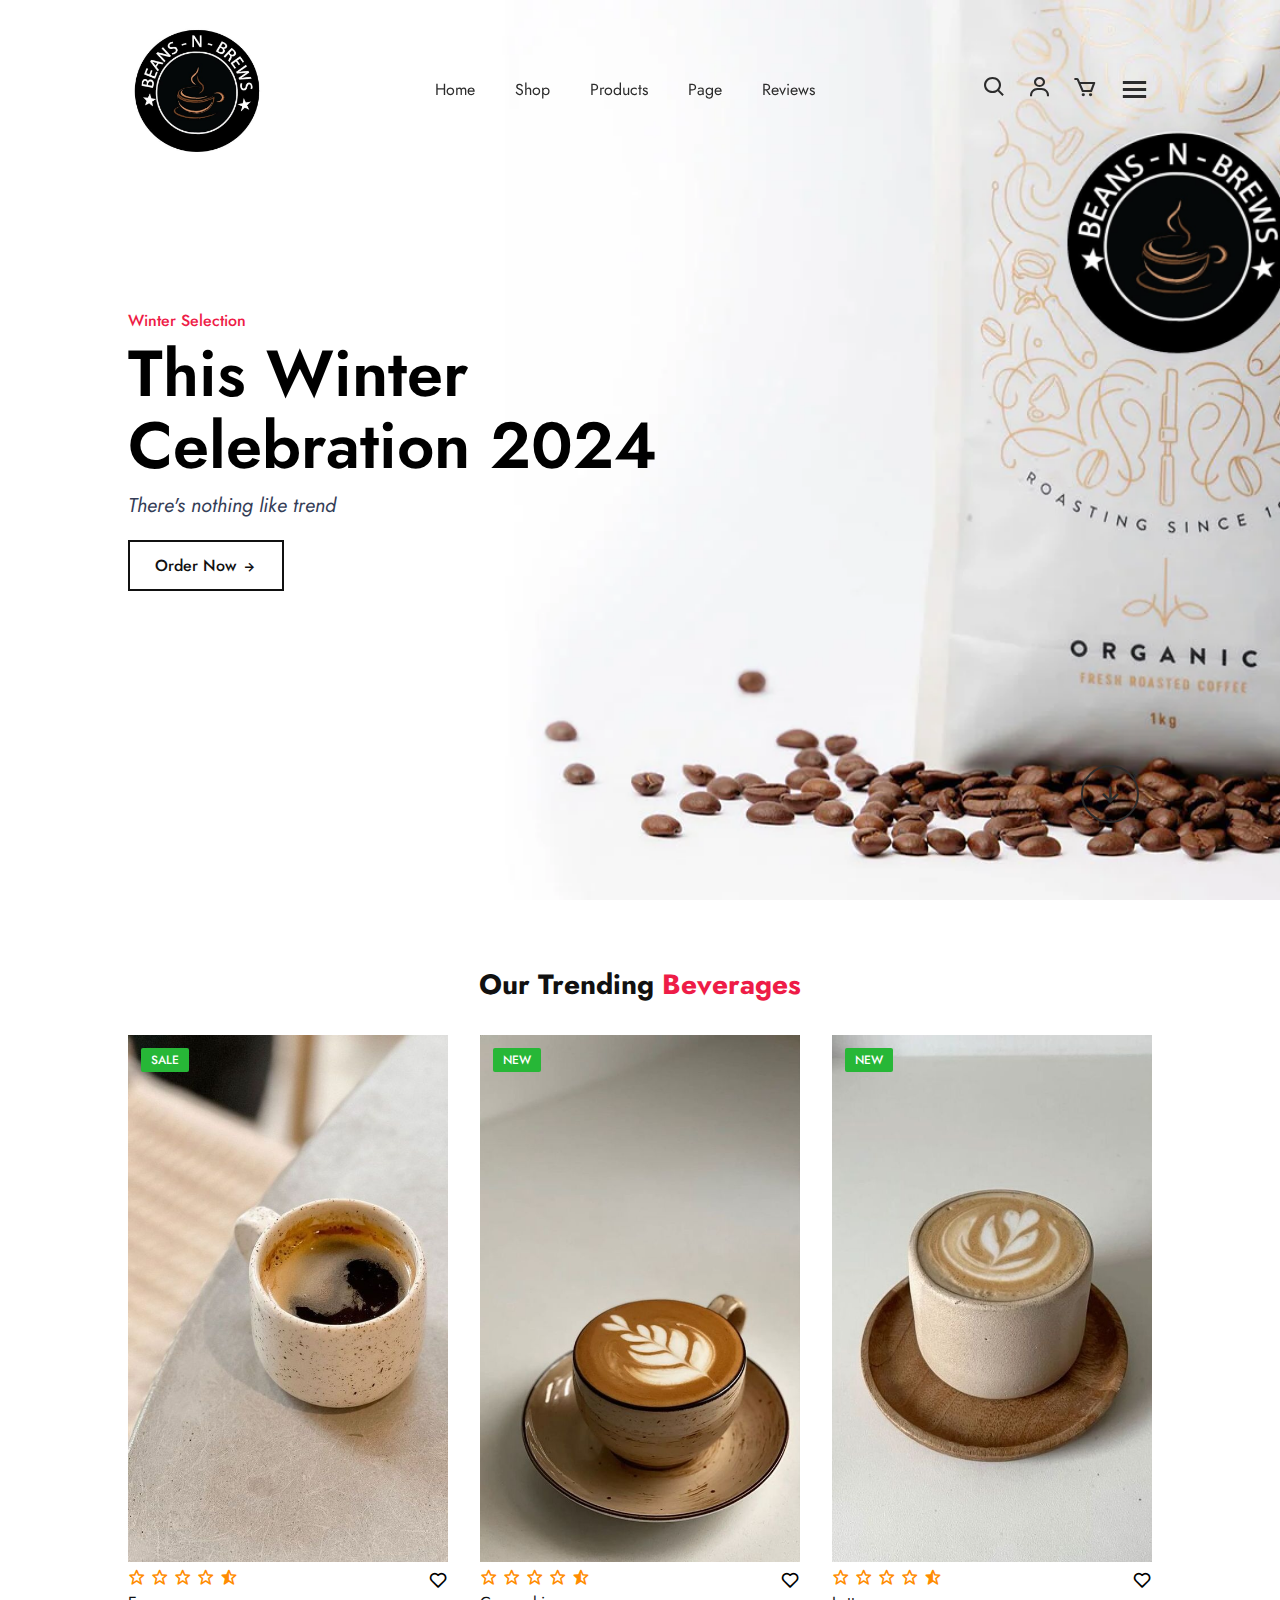
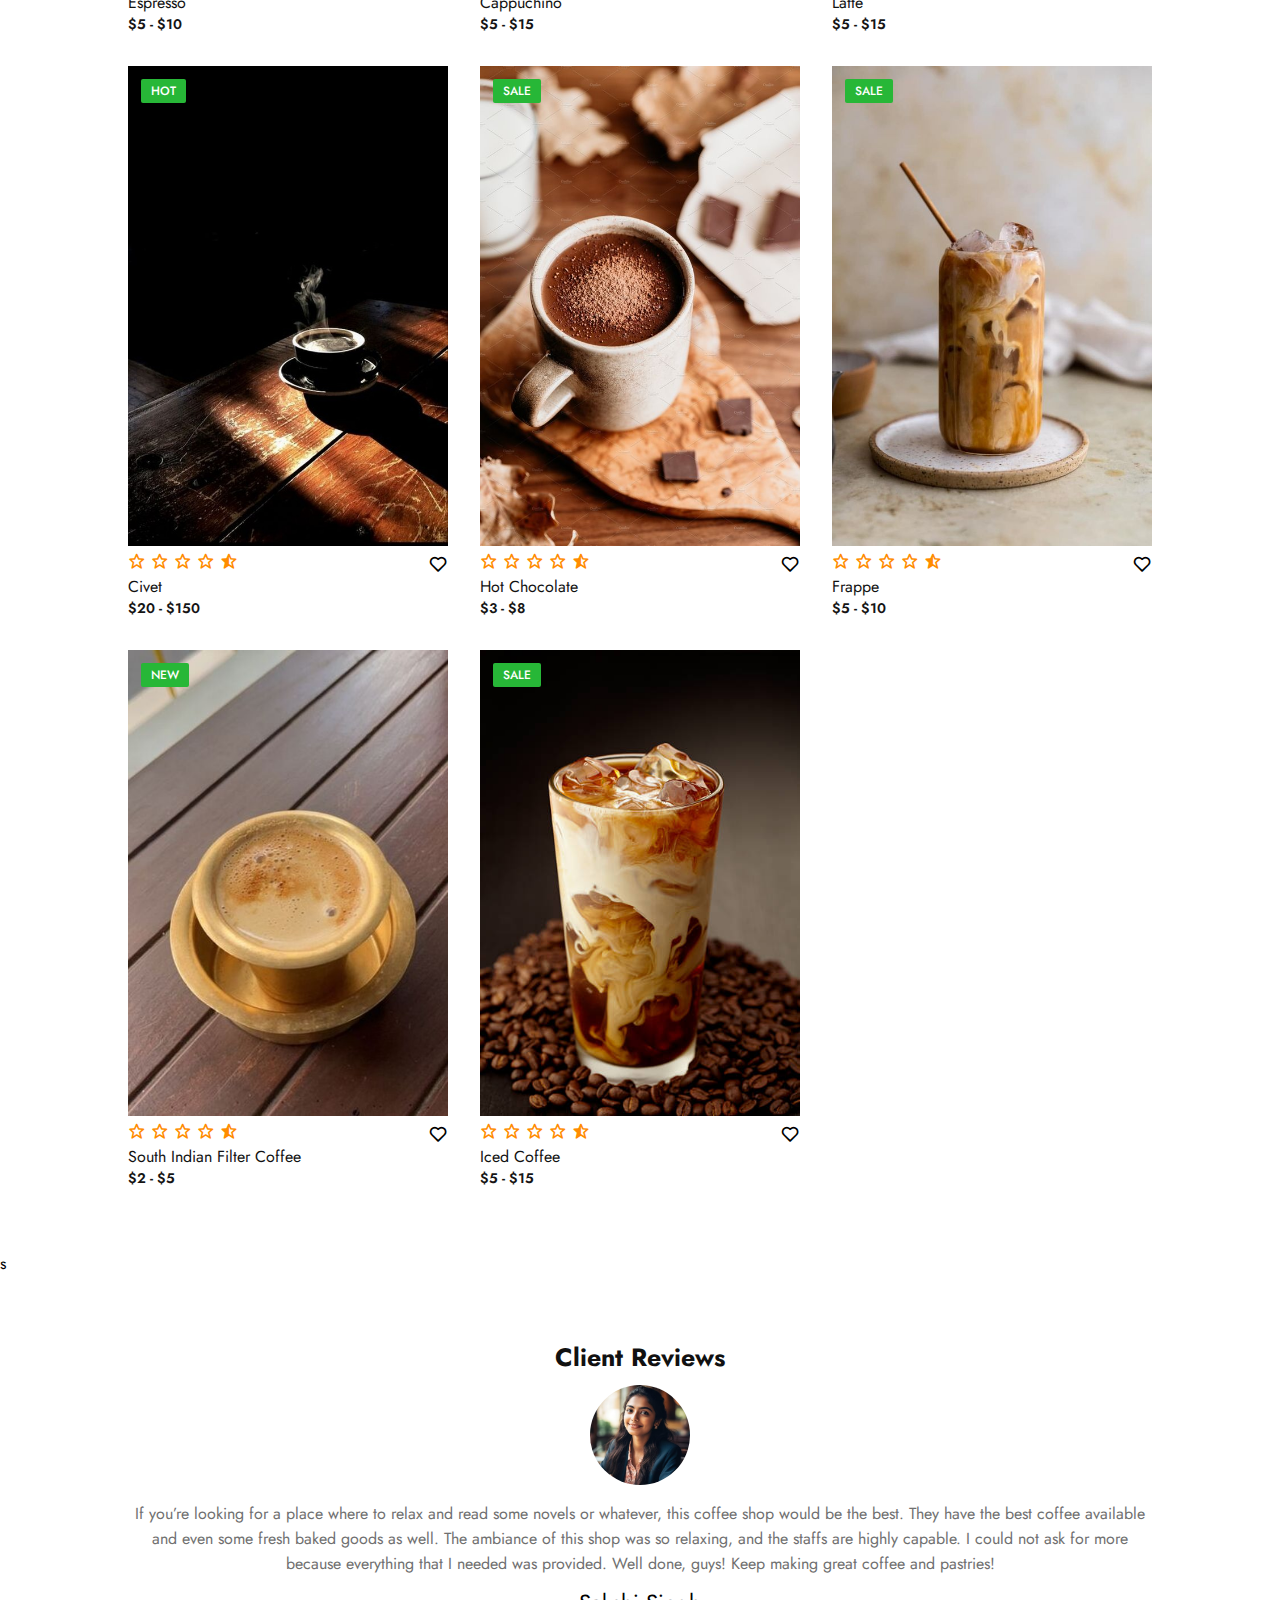
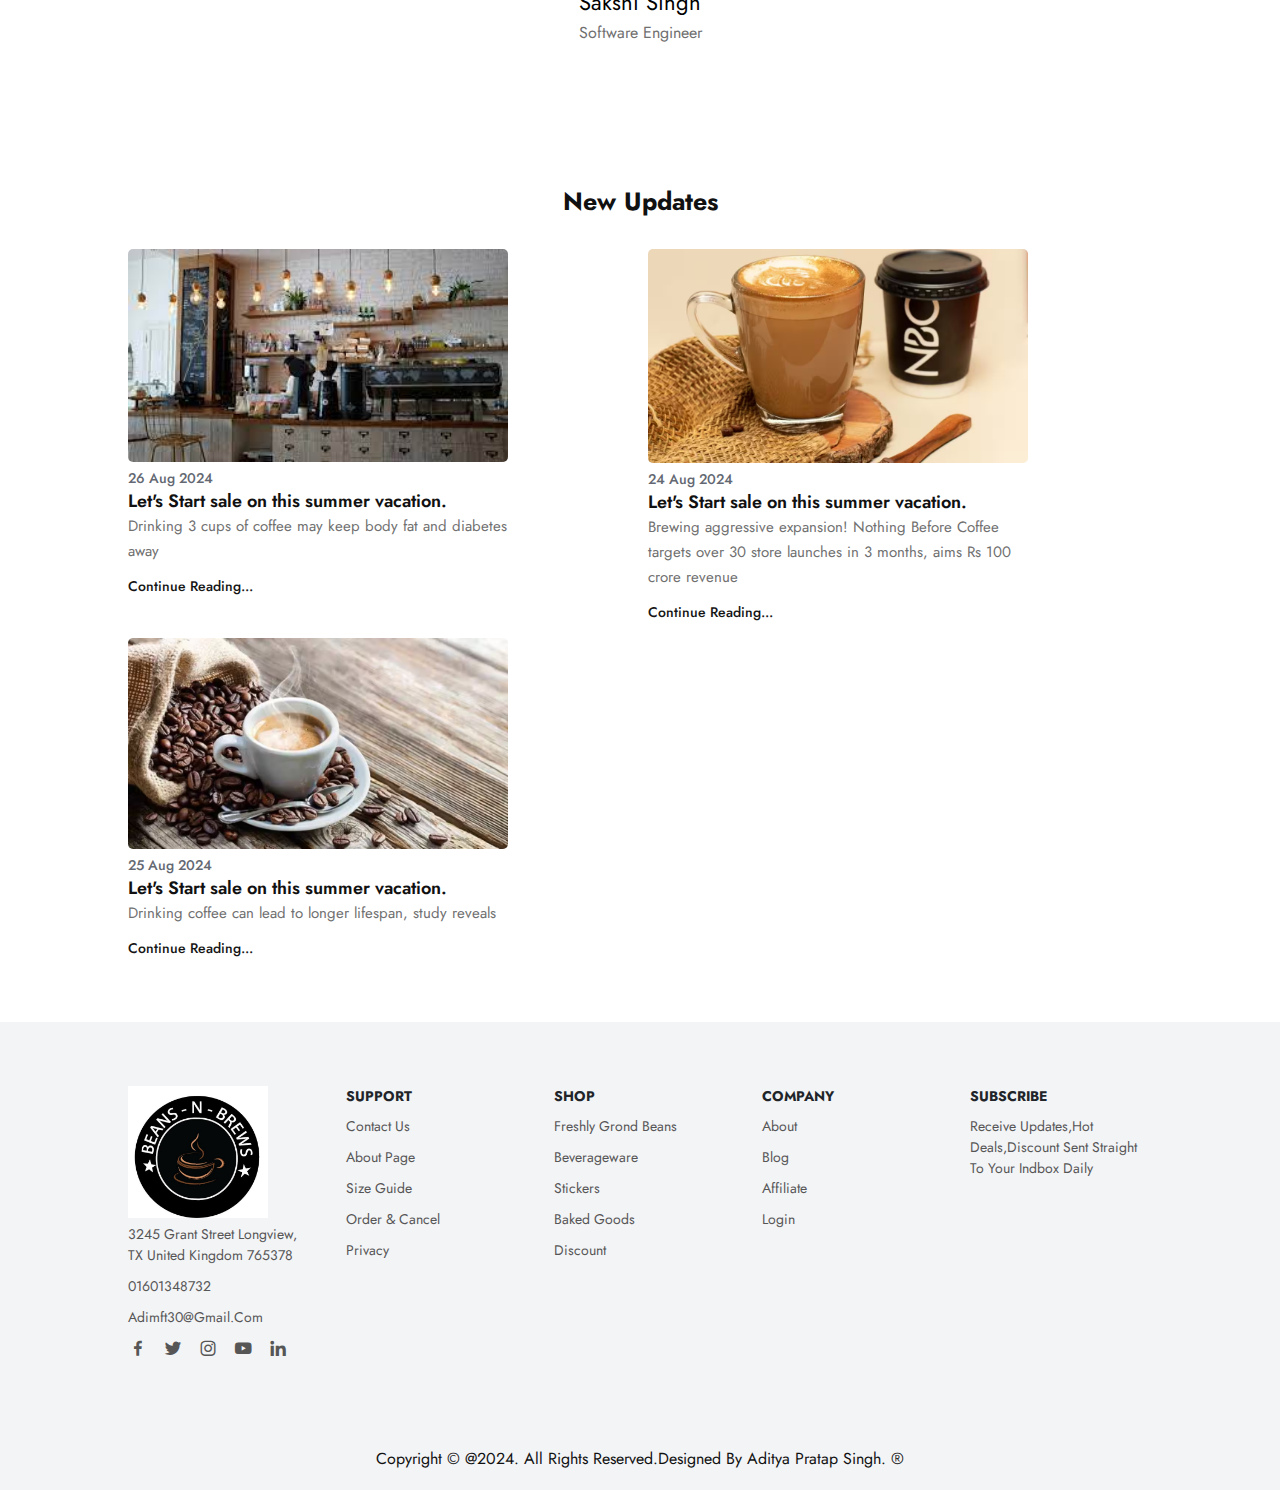
<file: index.html>
<!DOCTYPE html>
<html lang="en">
<head>
    <meta charset="UTF-8">
    <meta http-equiv="X-UA compatible" content="IE=edge">
    <meta name="viewport" content="width=device-width, initial-scale=1.0">
    <title>NEW WEBSITE</title>
    <!-- CSS-link -->
    <link rel="stylesheet" href="styles.css">
    <link rel="preconnect" href="https://fonts.googleapis.com">
    <link rel="preconnect" href="https://fonts.gstatic.com" crossorigin>
    <link href="https://fonts.googleapis.com/css2?family=Jost:wght@100;200;300;400;500;600;700&display=swap" rel="stylesheet">
    <link rel="stylesheet" href="https://cdnjs.cloudflare.com/ajax/libs/font-awesome/6.6.0/css/all.min.css" integrity="sha512-Kc323vGBEqzTmouAECnVceyQqyqdsSiqLQISBL29aUW4U/M7pSPA/gEUZQqv1cwx4OnYxTxve5UMg5GT6L4JJg==" crossorigin="anonymous" referrerpolicy="no-referrer" />

    <link rel="stylesheet"
    href="https://unpkg.com/boxicons@latest/css/boxicons.min.css">

</head>
<body>
    <header>
        <a href="#" class="logo"><img src="images/pic20.jpeg" alt=""></a>
        <ul class="navmenu">
            <li><a href="#">Home</a></li>
            <li><a href="#">Shop</a></li>
            <li><a href="#">Products</a></li>
            <li><a href="#">Page</a></li>
            <li><a href="#">Reviews</a></li>
        </ul>
<div class="nav-icon">
    <a href="#"><i class='bx bx-search'></i></a>
    <a href="#"><i class='bx bx-user' ></i></a>
    <a href="#"><i class='bx bx-cart' ></i></a>

    <div class="bx bx-menu" id="menu-icon"></div>
</div>
    </header>
    <section class="main-home">
        <div class="main-text">
            <h5>Winter Selection</h5>
            <h1>This Winter <br>Celebration 2024</h1>
            <p>There's nothing like trend</p>

            <a href="#" class="main-btn">Order now <i class='bx bx-right-arrow-alt' ></i></a>
        </div>
        <div class="down-arrow">
            <a href="#trending" class="down"><i class='bx bx-down-arrow-alt' ></i></a>
        </div>
    </section>
    <!--trending-products-section -->
    <section class="trending-product" id="trending">
       <div class="center-text">
        <h2>Our Trending <span>Beverages</span></h2>
       </div> 
       <div class="products">
         <div class="row">
            <img src="images/esp.jpeg" alt="">
            <div class="product-text">
                <h5>Sale</h5> 
            </div>
            <div class="heart-icon">
                <i class='bx bx-heart' ></i>
            </div>
            <div class="ratting">
                <i class='bx bx-star' ></i>
                <i class='bx bx-star' ></i>
                <i class='bx bx-star' ></i>
                <i class='bx bx-star' ></i>
                <i class='bx bxs-star-half' ></i>
            </div>
            <div class="price">
                <h4>Espresso</h4>
                <p>$5 - $10</p>
            </div>
       </div>


       <div class="row">
        <img src="images/capu.jpeg" alt="">
        <div class="product-text">
            <h5>New</h5> 
        </div>
        <div class="heart-icon">
            <i class='bx bx-heart' ></i>
        </div>
        <div class="ratting">
            <i class='bx bx-star' ></i>
            <i class='bx bx-star' ></i>
            <i class='bx bx-star' ></i>
            <i class='bx bx-star' ></i>
            <i class='bx bxs-star-half' ></i>
        </div>
        <div class="price">
            <h4>Cappuchino</h4>
            <p>$5 - $15</p>
        </div>
   </div>


   <div class="row">
    <img src="images/latte.jpeg" alt="">
    <div class="product-text">
        <h5>New</h5> 
    </div>
    <div class="heart-icon">
        <i class='bx bx-heart' ></i>
    </div>
    <div class="ratting">
        <i class='bx bx-star' ></i>
        <i class='bx bx-star' ></i>
        <i class='bx bx-star' ></i>
        <i class='bx bx-star' ></i>
        <i class='bx bxs-star-half' ></i>
    </div>
    <div class="price">
        <h4>Latte</h4>
        <p>$5 - $15</p>
    </div>
</div>


<div class="row">
    <img src="images/civet.jpeg" alt="">
    <div class="product-text">
        <h5>Hot</h5> 
    </div>
    <div class="heart-icon">
        <i class='bx bx-heart' ></i>
    </div>
    <div class="ratting">
        <i class='bx bx-star' ></i>
        <i class='bx bx-star' ></i>
        <i class='bx bx-star' ></i>
        <i class='bx bx-star' ></i>
        <i class='bx bxs-star-half' ></i>
    </div>
    <div class="price">
        <h4>Civet</h4>
        <p>$20 - $150</p>
    </div>
</div>


<div class="row">
    <img src="images/hot.jpeg" alt="">
    <div class="product-text">
        <h5>Sale</h5> 
    </div>
    <div class="heart-icon">
        <i class='bx bx-heart' ></i>
    </div>
    <div class="ratting">
        <i class='bx bx-star' ></i>
        <i class='bx bx-star' ></i>
        <i class='bx bx-star' ></i>
        <i class='bx bx-star' ></i>
        <i class='bx bxs-star-half' ></i>
    </div>
    <div class="price">
        <h4>Hot Chocolate</h4>
        <p>$3 - $8</p>
    </div>
</div>


<div class="row">
    <img src="images/iced.jpeg" alt="">
    <div class="product-text">
        <h5>Sale</h5> 
    </div>
    <div class="heart-icon">
        <i class='bx bx-heart' ></i>
    </div>
    <div class="ratting">
        <i class='bx bx-star' ></i>
        <i class='bx bx-star' ></i>
        <i class='bx bx-star' ></i>
        <i class='bx bx-star' ></i>
        <i class='bx bxs-star-half' ></i>
    </div>
    <div class="price">
        <h4>Frappe</h4>
        <p>$5 - $10</p>
    </div>
</div>


<div class="row">
    <img src="images/filter1.jpeg" alt="">
    <div class="product-text">
        <h5>New</h5> 
    </div>
    <div class="heart-icon">
        <i class='bx bx-heart' ></i>
    </div>
    <div class="ratting">
        <i class='bx bx-star' ></i>
        <i class='bx bx-star' ></i>
        <i class='bx bx-star' ></i>
        <i class='bx bx-star' ></i>
        <i class='bx bxs-star-half' ></i>
    </div>
    <div class="price">
        <h4>South Indian Filter Coffee</h4>
        <p>$2 - $5</p>
    </div>
</div>


<div class="row">
    <img src="images/pic8.jpeg" alt="">
    <div class="product-text">
        <h5>Sale</h5> 
    </div>
    <div class="heart-icon">
        <i class='bx bx-heart' ></i>
    </div>
    <div class="ratting">
        <i class='bx bx-star' ></i>
        <i class='bx bx-star' ></i>
        <i class='bx bx-star' ></i>
        <i class='bx bx-star' ></i>
        <i class='bx bxs-star-half' ></i>
    </div>
    <div class="price">
        <h4>Iced Coffee</h4>
        <p>$5 - $15</p>
    </div>
</div>
    </div>
    </section>

    <!-- Client-Review-section -->
s
    <section class="client-review">
        <div class="reviews">
            <h3>Client Reviews</h3>
            <img src="images/client2.avif" alt="">
            <p>If you’re looking for a place where to relax and read some novels or whatever, this coffee shop would be the best. They have the best coffee available and even some fresh baked goods as well. The ambiance of this shop was so relaxing, and the staffs are highly capable. I could not ask for more because everything that I needed was provided. Well done, guys! Keep making great coffee and pastries!</p>


        <h2>Sakshi Singh</h2>
        <p>Software Engineer</p>
        </div>
    </section>

    <!-- update-new-section -->
    <section class="update-news">
        <div class="up-center-text">
            <h2>New Updates</h2>
        </div>

        <div class="update-cart">
            <div class="cart">
                <img src="images/pic11.jpeg" alt="">
                <h5>26 Aug 2024</h5>
                <h4>Let's Start sale on this summer vacation.</h4>
                <p>Drinking 3 cups of coffee may keep body fat and diabetes away</p>
                <h6>Continue Reading...</h6>
            </div>

            <div class="cart">
                <img src="images/pic12.avif" alt="">
                <h5>24 Aug 2024</h5>
                <h4>Let's Start sale on this summer vacation.</h4>
                <p>Brewing aggressive expansion! Nothing Before Coffee targets over 30 store launches in 3 months, aims Rs 100 crore revenue</p>
                <h6>Continue Reading...</h6>
            </div>

            <div class="cart">
                <img src="images/pic13.avif" alt="">
                <h5>25 Aug 2024</h5>
                <h4>Let's Start sale on this summer vacation.</h4>
                <p>Drinking coffee can lead to longer lifespan, study reveals</p>
                <h6>Continue Reading...</h6>
            </div>

        </div>
    </section>
    <!-- contact-section -->
    <section class="contact">
        <div class="contact-info">
            <div class="first-info">
               <img src="images/pic20.jpeg" alt=""> 

               <p>3245 Grant Street Longview, <br> TX united kingdom 765378</p>
               <p>01601348732</p>
               <p> adimft30@gmail.com</p>

               <div class="social-icon">
                <a href="#"><i class='bx bxl-facebook' ></i></a>
                <a href="#"><i class='bx bxl-twitter' ></i></a>
                <a href="#"><i class='bx bxl-instagram' ></i></a>
                <a href="#"><i class='bx bxl-youtube' ></i></a>
                <a href="#"><i class='bx bxl-linkedin' ></i></a>
               </div>
            </div>
            <div class="second-info">
                <h4>Support</h4>
                <p>Contact Us</p>
                <p>About Page</p>
                <p>Size Guide</p>
                <p>Order & cancel</p>
                <p>Privacy</p>
            </div>

            <div class="third-info">
                <h4>Shop</h4>
                <p>Freshly grond beans</p>
                <p>Beverageware</p>
                <p>Stickers</p>
                <p>Baked goods</p>
                <p>Discount</p>
            </div>

            <div class="fourth-info">
                <h4>Company</h4>
                <p>About</p>
                <p>Blog</p>
                <p>Affiliate</p>
                <p>Login</p>
            </div>

            <div class="fifth-info">
                <h4>Subscribe</h4>
                <p>Receive updates,Hot deals,Discount sent straight to your indbox daily</p>
            </div>
        </div>
    </section>

    <div class="end-text">
        <p>Copyright © @2024. All Rights Reserved.Designed By Aditya Pratap Singh. ®</p>
    </div>

    <script src="script.js"></script>
</body>
</html>
</file>
<file: styles.css>
*{
    margin: 0;
    padding: 0;
    box-sizing: border-box;
    scroll-behavior: smooth;
    font-family: 'Jost', sans-serif;
    list-style: none;
    text-decoration: none;
}
header{
    position: fixed;
    width: 100%;
    top: 0;
    right: 0;
    z-index: 1000;
    display: flex;
    align-items: center;
    justify-content: space-between;
    padding: 20px 10%;
}
.logo img{
    max-width: 140px;
    height: auto;
}
.navmenu{
    display: flex;
}
.navmenu a{
    color: #2c2c2c;
    font-size: 16px;
    text-transform: capitalize;
    padding: 10px 20px;
    font-weight: 400;
    transition: all .42 ease;
}
.navmenu a:hover{
    color: #ee1c47;  
}
.nav-icon{
    display: flex;
    align-items: center;
}
.nav-icon i{
    margin-right: 20px;
    color: #2c2c2c;
    font-size: 25px;
    font-weight: 400;
    transition: all .42s ease;
}
.nav-icon i:hover{
    transform: scale(1.1);
    color: #ee1c47;
}
#menu-icon{
    font-size: 35px;
    color: #2c2c2c;
    z-index: 1001;
    cursor: pointer;
}
section{
    padding: 5% 10%;
}
.main-home{
    width: 100%;
    height: 100vh;
    background-image:url(images/Component\ 1\ \(1\).png);
    background-position: center;
    background-size: cover;
    display: grid;
    grid-template-columns: repeat(1, 1fr);
    align-items: center;
}
.main-text h5{
    color: #ee1c47;
    font-size: 16px;
    text-transform: capitalize;
    font-weight: 500;
}
.main-text h1{
    color: #000;
    font-size: 65px;
    text-transform: capitalize;
    line-height: 1.1;
    font-weight: 600;
    margin: 6px 0 10px;
}
.main-text p{
    color: #333c56;
    font-size: 20px;
    font-style: italic;
    margin-bottom: 20px;
}
.main-btn{
    display: inline-block;
    color: #111;
    font-size: 16px;
    font-weight: 500;
    text-transform: capitalize;
    border: 2px solid #111;
    padding: 12px 25px;
    transition: all .42s ease;
}
.main-btn:hover{
    background-color: #000;
    color: #fff;
}
.main-btn i{
    vertical-align: middle;
}
.down-arrow{
    position: absolute;
    top: 85%;
    right: 11%;
}
.down i{
    font-size: 30px;
    color: #2c2c2c;
    border: 2px solid #2c2c2c;
    border-radius: 50px;
    padding: 12px 12px;
}
.down i:hover{
    background-color: #2c2c2c;
    color: #fff;
    transition: all .42s ease;
}
header.sticky{
    background: #fff;
    padding: 20px 10%;
    box-shadow: 0px 0px 10px rgb(0 0 0 / 10%);
}
/* trending-section-css */
.center-text h2{
    color: #111;
    font-size: 28px;
    text-transform:capitalize;
    text-align: center;
    margin-bottom: 30px;
}
.center-text span{
    color: #ee1c47;
}
.products{
    display: grid;
    grid-template-columns: repeat(auto-fit,minmax(260px, auto));
    gap: 2rem;
}
.row{
    position: relative;
    transform: all .40s;
}
.row img{
    width: 100%;
    height: auto;
    transition: all .40s;
}
.row img:hover{
    transform: scale(0.9);
}
.product-text h5{
    position: absolute;
    top: 13px;
    left: 13px;
    color: #fff;
    font-size: 12px;
    font-weight: 500;
    text-transform: uppercase;
    background-color: #27b737;
    padding: 3px 10px;
    border-radius: 2px;
}
.heart-icon{
    position: absolute;
    right: 0;
    font-size: 20px;
}
.heart-icon:hover{
    color: #ee1c47;
}
.ratting i{
    color: #ff8c00;
    font-size: 18px;
}
.price h4{
    color: #111;
    font-size: 16px;
    text-transform: capitalize;
    font-weight: 400;
}
.price p{
    color: #151515;
    font-size: 14px;
    font-weight: 600;
}
.client-reviews{
    background-color: #f3f4f6;
}
.reviews{
    text-align: center;
}
.reviews h3{
    color: #111;
    font-size: 25px;
    text-transform: capitalize;
    text-align: center;
    font-weight: 700;
}
.reviews img{
    width: 100px;
    height: auto;
    border-radius: 50px;
    margin: 10px 0px;
}.reviews p{
    color: #707070;
    font-size: 16px;
    font-weight: 400;
    line-height: 25px;
    margin-bottom: 10px;
}
.reviews h2{
    font-size: 22px;
    color: #000;
    font-weight: 400;
    text-transform: capitalize;
    margin-bottom: 2px;
}
/* update-section-css */
.up-center-text h2{
    text-align: center;
    color: #111;
    font-size: 25px;
    text-transform: capitalize;
    font-weight: 700;
    margin-bottom: 30px;
}
.cart img{
    width: 380px;
    height: auto;
    border-radius: 5px;
}
.update-cart{
    display: grid;
    grid-template-columns: repeat(auto-fit, minmax(380px, auto));
    gap: 1rem;
}
.cart h5{
    color: #636872;
    font-size: 14px;
    text-transform: capitalize;
    font-weight: 500;
}
.cart h4{
    color: #111;
    font-size: 18px;
    font-weight: 600;
}
.cart p{
    color:#707070;
    font-size: 15px; 
    max-width: 380px; 
    line-height: 25px; 
    margin-bottom: 12px;
}
.cart h6{
    color:#151515;
    font-size: 14px; 
    font-weight:500;
}
/* contact-section */
.contact{
    background-color: #f3f4f6;
}
.contact-info{
    display: grid;
    grid-template-columns: repeat(auto-fit,minmax(160px, auto));
    gap: 3rem;
}
.first-info img{
    width: 140px;
    height: auto;
}
.contact-info h4{
    color: #212529;
    font-size: 14px;
    text-transform: uppercase;
    margin-bottom: 10px;
}
.contact-info p{
    color: #565656;
    font-size: 14px;
    font-weight: 400;
    text-transform: capitalize;
    line-height: 1.5;
    margin-bottom: 10px;
    cursor: pointer;
    transition: all .42s;
}
.contact-info p:hover{
    color: #ee1c47;
}
.social-icon i{
    color: #565656;
    margin-right: 10px;
    font-size: 20px;
    transition: all .42s;
}
.social-icon i:hover{
    transform: scale(1.3);
}
.end-text{
    background-color: #f3f4f6;
    text-align: center;
    padding: 20px;
}
.end-text p{
    color: #111;
    text-transform: capitalize;
}
/* Responsive-css */
@media(max-width:890px){
    header{
        padding: 20px 3%;
        transition: .4s;
    }
}
@media(max-width:630px){
    .main-text h1{
        font-size: 50px;
        transition: .4s;
    }
    .main-text p{
        font-size: 18px;
        transition: .4s;
    }
    .main-btn{
        padding: 10px 20px;
        transition: .4s;
    }
}
@media(max-width:750px){
    .navmenu{
        position: absolute;
        top: 100%;
        right: 100%;
        width: 300px;
        height: 130vh;
        background: #edfff1;
        display: flex;
        flex-direction: column;
        align-items: center;
        padding: 120px 30px;
        transition: all .42s;
    }
    .navmenu a{
        display: block;
        margin: 18px 0;
    }
    .navmenu.open{
        right: 0;
    }
}
.navmenu1{
    display: flex;
    margin-top: 100px;
    margin-bottom: 20px;
}
.navmenu1 a{
    color: #2c2c2c;
    font-size: 30px;
    text-transform: capitalize;
    padding: 10px 20px;
    font-weight: 700;
    transition: all .42 ease;
}
.navmenu1 a:hover{
    color: #ee1c47;  
}
.review-col{
    flex-basis: 48%;
    margin-bottom: 30px;
}
.review-col div{
    display: flex;
    align-items: center;
    margin-bottom: 40px;
    margin-top: 25px;
}
.review-col input, .review-col textarea{
    width: 100%;
    padding: 15px;
    margin-top: 25px;
    margin-bottom: 17px;
    outline: none;
    border: 1px solid #ccc;
}
</file>
